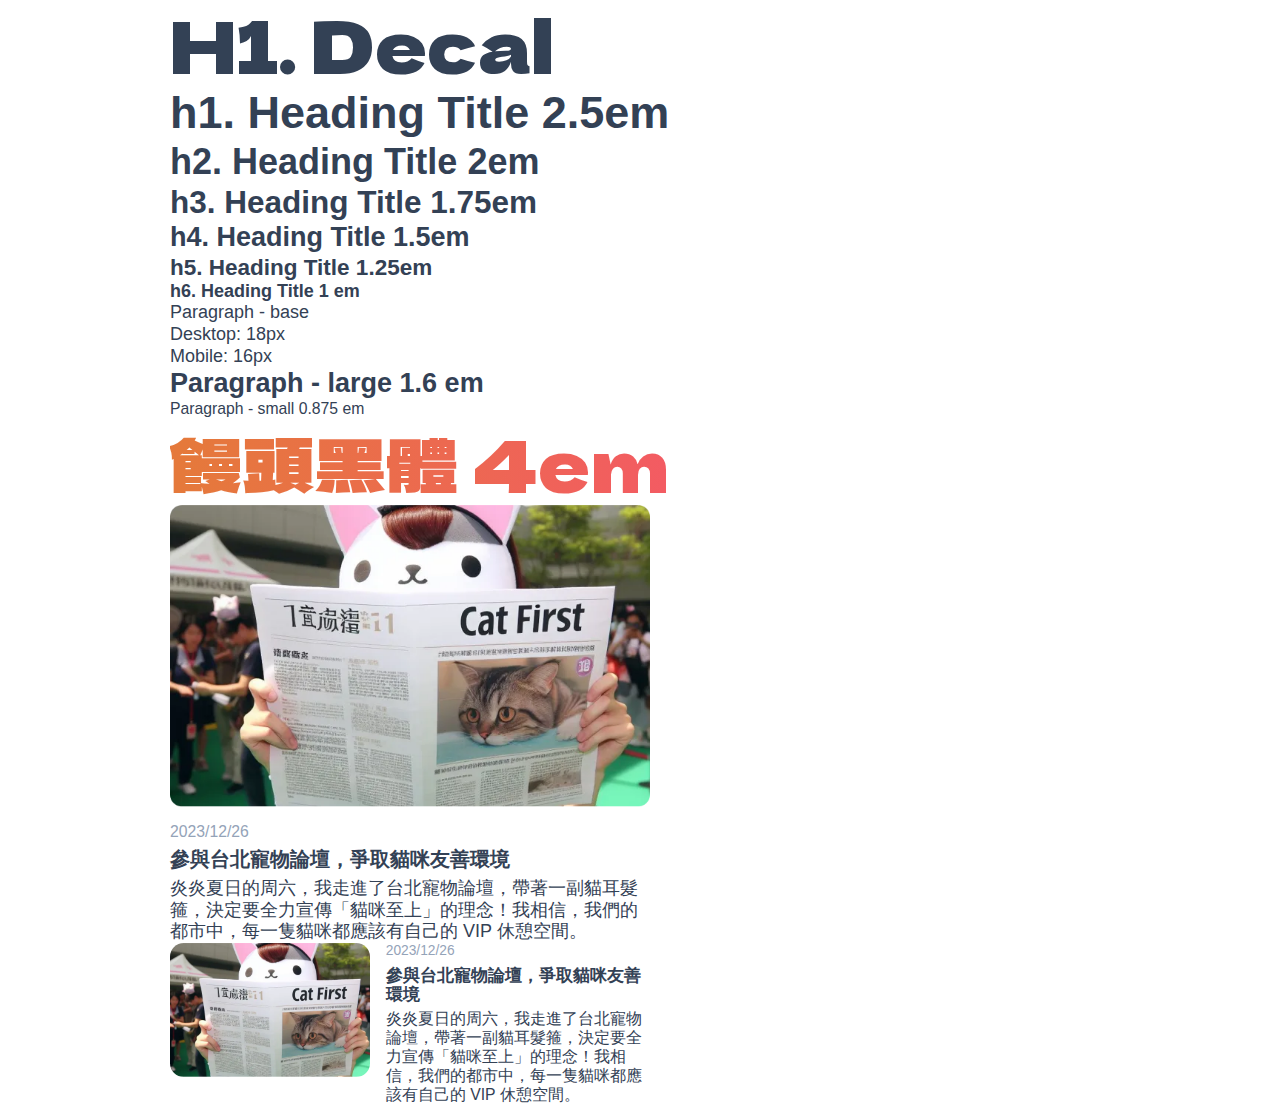
<file: styleguide.html>
<!DOCTYPE html><!--  This site was created in Webflow. https://www.webflow.com  -->
<!--  Last Published: Sun Nov 19 2023 15:36:37 GMT+0000 (Coordinated Universal Time)  -->
<html data-wf-page="654d9f0ff9b1f4760e8cc89a" data-wf-site="654d9c58f443499d9c1c55b9">
<head>
  <meta charset="utf-8">
  <title>StyleGuide</title>
  <meta content="StyleGuide" property="og:title">
  <meta content="StyleGuide" property="twitter:title">
  <meta content="width=device-width, initial-scale=1" name="viewport">
  <meta content="Webflow" name="generator">
  <link href="css/normalize.css" rel="stylesheet" type="text/css">
  <link href="css/webflow.css" rel="stylesheet" type="text/css">
  <link href="css/2023-thef2e-task-1.webflow.css" rel="stylesheet" type="text/css">
  <script type="text/javascript">!function(o,c){var n=c.documentElement,t=" w-mod-";n.className+=t+"js",("ontouchstart"in o||o.DocumentTouch&&c instanceof DocumentTouch)&&(n.className+=t+"touch")}(window,document);</script>
  <link href="images/favicon.ico" rel="shortcut icon" type="image/x-icon">
  <link href="images/webclip.png" rel="apple-touch-icon">
</head>
<body>
  <section>
    <div class="w-layout-blockcontainer w-container">
      <h1 class="decal">H1. Decal </h1>
      <h1>h1. Heading Title 2.5em</h1>
      <h2>h2. Heading Title 2em</h2>
      <h3>h3. Heading Title 1.75em</h3>
      <h4>h4. Heading Title 1.5em</h4>
      <h5>h5. Heading Title 1.25em</h5>
      <h6>h6. Heading Title 1 em</h6>
      <p>Paragraph - base<br>Desktop: 18px<br>Mobile: 16px</p>
      <p class="lg">Paragraph - large 1.6 em</p>
      <p class="sm">Paragraph - small 0.875 em</p>
      <p class="decal gradient--primary">饅頭黑體 4em</p>
      <div class="gradient--primary"></div>
    </div>
  </section>
  <section>
    <div class="w-layout-blockcontainer w-container">
      <div class="event_card"><img src="images/event.webp" loading="lazy" sizes="(max-width: 648px) 100vw, 648px" srcset="images/event-p-500.png 500w, images/event.webp 648w" alt="">
        <div class="event_card_content">
          <p class="event_card_date sm">2023/12/26</p>
          <p class="event_card_title">參與台北寵物論壇，爭取貓咪友善環境</p>
          <p>炎炎夏日的周六，我走進了台北寵物論壇，帶著一副貓耳髮箍，決定要全力宣傳「貓咪至上」的理念！我相信，我們的都市中，每一隻貓咪都應該有自己的 VIP 休憩空間。</p>
        </div>
      </div>
      <div class="event_card sm"><img src="images/event.webp" loading="lazy" sizes="200px" srcset="images/event-p-500.png 500w, images/event.webp 648w" alt="" class="event_card_img sm">
        <div class="event_card_content">
          <p class="event_card_date sm">2023/12/26</p>
          <p class="event_card_title">參與台北寵物論壇，爭取貓咪友善環境</p>
          <p>炎炎夏日的周六，我走進了台北寵物論壇，帶著一副貓耳髮箍，決定要全力宣傳「貓咪至上」的理念！我相信，我們的都市中，每一隻貓咪都應該有自己的 VIP 休憩空間。</p>
        </div>
      </div>
    </div>
  </section>
  <script src="https://d3e54v103j8qbb.cloudfront.net/js/jquery-3.5.1.min.dc5e7f18c8.js?site=654d9c58f443499d9c1c55b9" type="text/javascript" integrity="sha256-9/aliU8dGd2tb6OSsuzixeV4y/faTqgFtohetphbbj0=" crossorigin="anonymous"></script>
  <script src="js/webflow.js" type="text/javascript"></script>
</body>
</html>
</file>
<file: css/webflow.css>
@font-face {
  font-family: 'webflow-icons';
  src: url("[data-uri]") format('truetype');
  font-weight: normal;
  font-style: normal;
}
[class^="w-icon-"],
[class*=" w-icon-"] {
  /* use !important to prevent issues with browser extensions that change fonts */
  font-family: 'webflow-icons' !important;
  speak: none;
  font-style: normal;
  font-weight: normal;
  font-variant: normal;
  text-transform: none;
  line-height: 1;
  /* Better Font Rendering =========== */
  -webkit-font-smoothing: antialiased;
  -moz-osx-font-smoothing: grayscale;
}
.w-icon-slider-right:before {
  content: "\e600";
}
.w-icon-slider-left:before {
  content: "\e601";
}
.w-icon-nav-menu:before {
  content: "\e602";
}
.w-icon-arrow-down:before,
.w-icon-dropdown-toggle:before {
  content: "\e603";
}
.w-icon-file-upload-remove:before {
  content: "\e900";
}
.w-icon-file-upload-icon:before {
  content: "\e903";
}
* {
  -webkit-box-sizing: border-box;
  -moz-box-sizing: border-box;
  box-sizing: border-box;
}
html {
  height: 100%;
}
body {
  margin: 0;
  min-height: 100%;
  background-color: #fff;
  font-family: Arial, sans-serif;
  font-size: 14px;
  line-height: 20px;
  color: #333;
}
img {
  max-width: 100%;
  vertical-align: middle;
  display: inline-block;
}
html.w-mod-touch * {
  background-attachment: scroll !important;
}
.w-block {
  display: block;
}
.w-inline-block {
  max-width: 100%;
  display: inline-block;
}
.w-clearfix:before,
.w-clearfix:after {
  content: " ";
  display: table;
  grid-column-start: 1;
  grid-row-start: 1;
  grid-column-end: 2;
  grid-row-end: 2;
}
.w-clearfix:after {
  clear: both;
}
.w-hidden {
  display: none;
}
.w-button {
  display: inline-block;
  padding: 9px 15px;
  background-color: #3898EC;
  color: white;
  border: 0;
  line-height: inherit;
  text-decoration: none;
  cursor: pointer;
  border-radius: 0;
}
input.w-button {
  -webkit-appearance: button;
}
html[data-w-dynpage] [data-w-cloak] {
  color: transparent !important;
}
.w-webflow-badge,
.w-webflow-badge * {
  position: static;
  left: auto;
  top: auto;
  right: auto;
  bottom: auto;
  z-index: auto;
  display: block;
  visibility: visible;
  overflow: visible;
  overflow-x: visible;
  overflow-y: visible;
  box-sizing: border-box;
  width: auto;
  height: auto;
  max-height: none;
  max-width: none;
  min-height: 0;
  min-width: 0;
  margin: 0;
  padding: 0;
  float: none;
  clear: none;
  border: 0 none transparent;
  border-radius: 0;
  background: none;
  background-image: none;
  background-position: 0% 0%;
  background-size: auto auto;
  background-repeat: repeat;
  background-origin: padding-box;
  background-clip: border-box;
  background-attachment: scroll;
  background-color: transparent;
  box-shadow: none;
  opacity: 1;
  transform: none;
  transition: none;
  direction: ltr;
  font-family: inherit;
  font-weight: inherit;
  color: inherit;
  font-size: inherit;
  line-height: inherit;
  font-style: inherit;
  font-variant: inherit;
  text-align: inherit;
  letter-spacing: inherit;
  text-decoration: inherit;
  text-indent: 0;
  text-transform: inherit;
  list-style-type: disc;
  text-shadow: none;
  font-smoothing: auto;
  vertical-align: baseline;
  cursor: inherit;
  white-space: inherit;
  word-break: normal;
  word-spacing: normal;
  word-wrap: normal;
}
.w-webflow-badge {
  position: fixed !important;
  display: inline-block !important;
  visibility: visible !important;
  z-index: 2147483647 !important;
  top: auto !important;
  right: 12px !important;
  bottom: 12px !important;
  left: auto !important;
  color: #aaadb0 !important;
  background-color: #fff !important;
  border-radius: 3px !important;
  padding: 6px !important;
  font-size: 12px !important;
  opacity: 1 !important;
  line-height: 14px !important;
  text-decoration: none !important;
  transform: none !important;
  margin: 0 !important;
  width: auto !important;
  height: auto !important;
  overflow: visible !important;
  white-space: nowrap;
  box-shadow: 0 0 0 1px rgba(0, 0, 0, 0.1), 0px 1px 3px rgba(0, 0, 0, 0.1);
  cursor: pointer;
}
.w-webflow-badge > img {
  display: inline-block !important;
  visibility: visible !important;
  opacity: 1 !important;
  vertical-align: middle !important;
}
h1,
h2,
h3,
h4,
h5,
h6 {
  font-weight: bold;
  margin-bottom: 10px;
}
h1 {
  font-size: 38px;
  line-height: 44px;
  margin-top: 20px;
}
h2 {
  font-size: 32px;
  line-height: 36px;
  margin-top: 20px;
}
h3 {
  font-size: 24px;
  line-height: 30px;
  margin-top: 20px;
}
h4 {
  font-size: 18px;
  line-height: 24px;
  margin-top: 10px;
}
h5 {
  font-size: 14px;
  line-height: 20px;
  margin-top: 10px;
}
h6 {
  font-size: 12px;
  line-height: 18px;
  margin-top: 10px;
}
p {
  margin-top: 0;
  margin-bottom: 10px;
}
blockquote {
  margin: 0 0 10px 0;
  padding: 10px 20px;
  border-left: 5px solid #E2E2E2;
  font-size: 18px;
  line-height: 22px;
}
figure {
  margin: 0;
  margin-bottom: 10px;
}
figcaption {
  margin-top: 5px;
  text-align: center;
}
ul,
ol {
  margin-top: 0px;
  margin-bottom: 10px;
  padding-left: 40px;
}
.w-list-unstyled {
  padding-left: 0;
  list-style: none;
}
.w-embed:before,
.w-embed:after {
  content: " ";
  display: table;
  grid-column-start: 1;
  grid-row-start: 1;
  grid-column-end: 2;
  grid-row-end: 2;
}
.w-embed:after {
  clear: both;
}
.w-video {
  width: 100%;
  position: relative;
  padding: 0;
}
.w-video iframe,
.w-video object,
.w-video embed {
  position: absolute;
  top: 0;
  left: 0;
  width: 100%;
  height: 100%;
  border: none;
}
fieldset {
  padding: 0;
  margin: 0;
  border: 0;
}
button,
[type='button'],
[type='reset'] {
  border: 0;
  cursor: pointer;
  -webkit-appearance: button;
}
.w-form {
  margin: 0 0 15px;
}
.w-form-done {
  display: none;
  padding: 20px;
  text-align: center;
  background-color: #dddddd;
}
.w-form-fail {
  display: none;
  margin-top: 10px;
  padding: 10px;
  background-color: #ffdede;
}
label {
  display: block;
  margin-bottom: 5px;
  font-weight: bold;
}
.w-input,
.w-select {
  display: block;
  width: 100%;
  height: 38px;
  padding: 8px 12px;
  margin-bottom: 10px;
  font-size: 14px;
  line-height: 1.42857143;
  color: #333333;
  vertical-align: middle;
  background-color: #ffffff;
  border: 1px solid #cccccc;
}
.w-input:-moz-placeholder,
.w-select:-moz-placeholder {
  color: #999;
}
.w-input::-moz-placeholder,
.w-select::-moz-placeholder {
  color: #999;
  opacity: 1;
}
.w-input::-webkit-input-placeholder,
.w-select::-webkit-input-placeholder {
  color: #999;
}
.w-input:focus,
.w-select:focus {
  border-color: #3898EC;
  outline: 0;
}
.w-input[disabled],
.w-select[disabled],
.w-input[readonly],
.w-select[readonly],
fieldset[disabled] .w-input,
fieldset[disabled] .w-select {
  cursor: not-allowed;
}
.w-input[disabled]:not(.w-input-disabled),
.w-select[disabled]:not(.w-input-disabled),
.w-input[readonly],
.w-select[readonly],
fieldset[disabled]:not(.w-input-disabled) .w-input,
fieldset[disabled]:not(.w-input-disabled) .w-select {
  background-color: #eeeeee;
}
textarea.w-input,
textarea.w-select {
  height: auto;
}
.w-select {
  background-color: #f3f3f3;
}
.w-select[multiple] {
  height: auto;
}
.w-form-label {
  display: inline-block;
  cursor: pointer;
  font-weight: normal;
  margin-bottom: 0px;
}
.w-radio {
  display: block;
  margin-bottom: 5px;
  padding-left: 20px;
}
.w-radio:before,
.w-radio:after {
  content: " ";
  display: table;
  grid-column-start: 1;
  grid-row-start: 1;
  grid-column-end: 2;
  grid-row-end: 2;
}
.w-radio:after {
  clear: both;
}
.w-radio-input {
  margin: 4px 0 0;
  line-height: normal;
  float: left;
  margin-left: -20px;
}
.w-radio-input {
  margin-top: 3px;
}
.w-file-upload {
  display: block;
  margin-bottom: 10px;
}
.w-file-upload-input {
  width: 0.1px;
  height: 0.1px;
  opacity: 0;
  overflow: hidden;
  position: absolute;
  z-index: -100;
}
.w-file-upload-default,
.w-file-upload-uploading,
.w-file-upload-success {
  display: inline-block;
  color: #333333;
}
.w-file-upload-error {
  display: block;
  margin-top: 10px;
}
.w-file-upload-default.w-hidden,
.w-file-upload-uploading.w-hidden,
.w-file-upload-error.w-hidden,
.w-file-upload-success.w-hidden {
  display: none;
}
.w-file-upload-uploading-btn {
  display: flex;
  font-size: 14px;
  font-weight: normal;
  cursor: pointer;
  margin: 0;
  padding: 8px 12px;
  border: 1px solid #cccccc;
  background-color: #fafafa;
}
.w-file-upload-file {
  display: flex;
  flex-grow: 1;
  justify-content: space-between;
  margin: 0;
  padding: 8px 9px 8px 11px;
  border: 1px solid #cccccc;
  background-color: #fafafa;
}
.w-file-upload-file-name {
  font-size: 14px;
  font-weight: normal;
  display: block;
}
.w-file-remove-link {
  margin-top: 3px;
  margin-left: 10px;
  width: auto;
  height: auto;
  padding: 3px;
  display: block;
  cursor: pointer;
}
.w-icon-file-upload-remove {
  margin: auto;
  font-size: 10px;
}
.w-file-upload-error-msg {
  display: inline-block;
  color: #ea384c;
  padding: 2px 0;
}
.w-file-upload-info {
  display: inline-block;
  line-height: 38px;
  padding: 0 12px;
}
.w-file-upload-label {
  display: inline-block;
  font-size: 14px;
  font-weight: normal;
  cursor: pointer;
  margin: 0;
  padding: 8px 12px;
  border: 1px solid #cccccc;
  background-color: #fafafa;
}
.w-icon-file-upload-icon,
.w-icon-file-upload-uploading {
  display: inline-block;
  margin-right: 8px;
  width: 20px;
}
.w-icon-file-upload-uploading {
  height: 20px;
}
.w-container {
  margin-left: auto;
  margin-right: auto;
  max-width: 940px;
}
.w-container:before,
.w-container:after {
  content: " ";
  display: table;
  grid-column-start: 1;
  grid-row-start: 1;
  grid-column-end: 2;
  grid-row-end: 2;
}
.w-container:after {
  clear: both;
}
.w-container .w-row {
  margin-left: -10px;
  margin-right: -10px;
}
.w-row:before,
.w-row:after {
  content: " ";
  display: table;
  grid-column-start: 1;
  grid-row-start: 1;
  grid-column-end: 2;
  grid-row-end: 2;
}
.w-row:after {
  clear: both;
}
.w-row .w-row {
  margin-left: 0;
  margin-right: 0;
}
.w-col {
  position: relative;
  float: left;
  width: 100%;
  min-height: 1px;
  padding-left: 10px;
  padding-right: 10px;
}
.w-col .w-col {
  padding-left: 0;
  padding-right: 0;
}
.w-col-1 {
  width: 8.33333333%;
}
.w-col-2 {
  width: 16.66666667%;
}
.w-col-3 {
  width: 25%;
}
.w-col-4 {
  width: 33.33333333%;
}
.w-col-5 {
  width: 41.66666667%;
}
.w-col-6 {
  width: 50%;
}
.w-col-7 {
  width: 58.33333333%;
}
.w-col-8 {
  width: 66.66666667%;
}
.w-col-9 {
  width: 75%;
}
.w-col-10 {
  width: 83.33333333%;
}
.w-col-11 {
  width: 91.66666667%;
}
.w-col-12 {
  width: 100%;
}
.w-hidden-main {
  display: none !important;
}
@media screen and (max-width: 991px) {
  .w-container {
    max-width: 728px;
  }
  .w-hidden-main {
    display: inherit !important;
  }
  .w-hidden-medium {
    display: none !important;
  }
  .w-col-medium-1 {
    width: 8.33333333%;
  }
  .w-col-medium-2 {
    width: 16.66666667%;
  }
  .w-col-medium-3 {
    width: 25%;
  }
  .w-col-medium-4 {
    width: 33.33333333%;
  }
  .w-col-medium-5 {
    width: 41.66666667%;
  }
  .w-col-medium-6 {
    width: 50%;
  }
  .w-col-medium-7 {
    width: 58.33333333%;
  }
  .w-col-medium-8 {
    width: 66.66666667%;
  }
  .w-col-medium-9 {
    width: 75%;
  }
  .w-col-medium-10 {
    width: 83.33333333%;
  }
  .w-col-medium-11 {
    width: 91.66666667%;
  }
  .w-col-medium-12 {
    width: 100%;
  }
  .w-col-stack {
    width: 100%;
    left: auto;
    right: auto;
  }
}
@media screen and (max-width: 767px) {
  .w-hidden-main {
    display: inherit !important;
  }
  .w-hidden-medium {
    display: inherit !important;
  }
  .w-hidden-small {
    display: none !important;
  }
  .w-row,
  .w-container .w-row {
    margin-left: 0;
    margin-right: 0;
  }
  .w-col {
    width: 100%;
    left: auto;
    right: auto;
  }
  .w-col-small-1 {
    width: 8.33333333%;
  }
  .w-col-small-2 {
    width: 16.66666667%;
  }
  .w-col-small-3 {
    width: 25%;
  }
  .w-col-small-4 {
    width: 33.33333333%;
  }
  .w-col-small-5 {
    width: 41.66666667%;
  }
  .w-col-small-6 {
    width: 50%;
  }
  .w-col-small-7 {
    width: 58.33333333%;
  }
  .w-col-small-8 {
    width: 66.66666667%;
  }
  .w-col-small-9 {
    width: 75%;
  }
  .w-col-small-10 {
    width: 83.33333333%;
  }
  .w-col-small-11 {
    width: 91.66666667%;
  }
  .w-col-small-12 {
    width: 100%;
  }
}
@media screen and (max-width: 479px) {
  .w-container {
    max-width: none;
  }
  .w-hidden-main {
    display: inherit !important;
  }
  .w-hidden-medium {
    display: inherit !important;
  }
  .w-hidden-small {
    display: inherit !important;
  }
  .w-hidden-tiny {
    display: none !important;
  }
  .w-col {
    width: 100%;
  }
  .w-col-tiny-1 {
    width: 8.33333333%;
  }
  .w-col-tiny-2 {
    width: 16.66666667%;
  }
  .w-col-tiny-3 {
    width: 25%;
  }
  .w-col-tiny-4 {
    width: 33.33333333%;
  }
  .w-col-tiny-5 {
    width: 41.66666667%;
  }
  .w-col-tiny-6 {
    width: 50%;
  }
  .w-col-tiny-7 {
    width: 58.33333333%;
  }
  .w-col-tiny-8 {
    width: 66.66666667%;
  }
  .w-col-tiny-9 {
    width: 75%;
  }
  .w-col-tiny-10 {
    width: 83.33333333%;
  }
  .w-col-tiny-11 {
    width: 91.66666667%;
  }
  .w-col-tiny-12 {
    width: 100%;
  }
}
.w-widget {
  position: relative;
}
.w-widget-map {
  width: 100%;
  height: 400px;
}
.w-widget-map label {
  width: auto;
  display: inline;
}
.w-widget-map img {
  max-width: inherit;
}
.w-widget-map .gm-style-iw {
  text-align: center;
}
.w-widget-map .gm-style-iw > button {
  display: none !important;
}
.w-widget-twitter {
  overflow: hidden;
}
.w-widget-twitter-count-shim {
  display: inline-block;
  vertical-align: top;
  position: relative;
  width: 28px;
  height: 20px;
  text-align: center;
  background: white;
  border: #758696 solid 1px;
  border-radius: 3px;
}
.w-widget-twitter-count-shim * {
  pointer-events: none;
  -webkit-user-select: none;
  -moz-user-select: none;
  -ms-user-select: none;
  user-select: none;
}
.w-widget-twitter-count-shim .w-widget-twitter-count-inner {
  position: relative;
  font-size: 15px;
  line-height: 12px;
  text-align: center;
  color: #999;
  font-family: serif;
}
.w-widget-twitter-count-shim .w-widget-twitter-count-clear {
  position: relative;
  display: block;
}
.w-widget-twitter-count-shim.w--large {
  width: 36px;
  height: 28px;
}
.w-widget-twitter-count-shim.w--large .w-widget-twitter-count-inner {
  font-size: 18px;
  line-height: 18px;
}
.w-widget-twitter-count-shim:not(.w--vertical) {
  margin-left: 5px;
  margin-right: 8px;
}
.w-widget-twitter-count-shim:not(.w--vertical).w--large {
  margin-left: 6px;
}
.w-widget-twitter-count-shim:not(.w--vertical):before,
.w-widget-twitter-count-shim:not(.w--vertical):after {
  top: 50%;
  left: 0;
  border: solid transparent;
  content: ' ';
  height: 0;
  width: 0;
  position: absolute;
  pointer-events: none;
}
.w-widget-twitter-count-shim:not(.w--vertical):before {
  border-color: rgba(117, 134, 150, 0);
  border-right-color: #5d6c7b;
  border-width: 4px;
  margin-left: -9px;
  margin-top: -4px;
}
.w-widget-twitter-count-shim:not(.w--vertical).w--large:before {
  border-width: 5px;
  margin-left: -10px;
  margin-top: -5px;
}
.w-widget-twitter-count-shim:not(.w--vertical):after {
  border-color: rgba(255, 255, 255, 0);
  border-right-color: white;
  border-width: 4px;
  margin-left: -8px;
  margin-top: -4px;
}
.w-widget-twitter-count-shim:not(.w--vertical).w--large:after {
  border-width: 5px;
  margin-left: -9px;
  margin-top: -5px;
}
.w-widget-twitter-count-shim.w--vertical {
  width: 61px;
  height: 33px;
  margin-bottom: 8px;
}
.w-widget-twitter-count-shim.w--vertical:before,
.w-widget-twitter-count-shim.w--vertical:after {
  top: 100%;
  left: 50%;
  border: solid transparent;
  content: ' ';
  height: 0;
  width: 0;
  position: absolute;
  pointer-events: none;
}
.w-widget-twitter-count-shim.w--vertical:before {
  border-color: rgba(117, 134, 150, 0);
  border-top-color: #5d6c7b;
  border-width: 5px;
  margin-left: -5px;
}
.w-widget-twitter-count-shim.w--vertical:after {
  border-color: rgba(255, 255, 255, 0);
  border-top-color: white;
  border-width: 4px;
  margin-left: -4px;
}
.w-widget-twitter-count-shim.w--vertical .w-widget-twitter-count-inner {
  font-size: 18px;
  line-height: 22px;
}
.w-widget-twitter-count-shim.w--vertical.w--large {
  width: 76px;
}
.w-background-video {
  position: relative;
  overflow: hidden;
  height: 500px;
  color: white;
}
.w-background-video > video {
  background-size: cover;
  background-position: 50% 50%;
  position: absolute;
  margin: auto;
  width: 100%;
  height: 100%;
  right: -100%;
  bottom: -100%;
  top: -100%;
  left: -100%;
  object-fit: cover;
  z-index: -100;
}
.w-background-video > video::-webkit-media-controls-start-playback-button {
  display: none !important;
  -webkit-appearance: none;
}
.w-background-video--control {
  position: absolute;
  bottom: 1em;
  right: 1em;
  background-color: transparent;
  padding: 0;
}
.w-background-video--control > [hidden] {
  display: none !important;
}
.w-slider {
  position: relative;
  height: 300px;
  text-align: center;
  background: #dddddd;
  clear: both;
  -webkit-tap-highlight-color: rgba(0, 0, 0, 0);
  tap-highlight-color: rgba(0, 0, 0, 0);
}
.w-slider-mask {
  position: relative;
  display: block;
  overflow: hidden;
  z-index: 1;
  left: 0;
  right: 0;
  height: 100%;
  white-space: nowrap;
}
.w-slide {
  position: relative;
  display: inline-block;
  vertical-align: top;
  width: 100%;
  height: 100%;
  white-space: normal;
  text-align: left;
}
.w-slider-nav {
  position: absolute;
  z-index: 2;
  top: auto;
  right: 0;
  bottom: 0;
  left: 0;
  margin: auto;
  padding-top: 10px;
  height: 40px;
  text-align: center;
  -webkit-tap-highlight-color: rgba(0, 0, 0, 0);
  tap-highlight-color: rgba(0, 0, 0, 0);
}
.w-slider-nav.w-round > div {
  border-radius: 100%;
}
.w-slider-nav.w-num > div {
  width: auto;
  height: auto;
  padding: 0.2em 0.5em;
  font-size: inherit;
  line-height: inherit;
}
.w-slider-nav.w-shadow > div {
  box-shadow: 0 0 3px rgba(51, 51, 51, 0.4);
}
.w-slider-nav-invert {
  color: #fff;
}
.w-slider-nav-invert > div {
  background-color: rgba(34, 34, 34, 0.4);
}
.w-slider-nav-invert > div.w-active {
  background-color: #222;
}
.w-slider-dot {
  position: relative;
  display: inline-block;
  width: 1em;
  height: 1em;
  background-color: rgba(255, 255, 255, 0.4);
  cursor: pointer;
  margin: 0 3px 0.5em;
  transition: background-color 100ms, color 100ms;
}
.w-slider-dot.w-active {
  background-color: #fff;
}
.w-slider-dot:focus {
  outline: none;
  box-shadow: 0px 0px 0px 2px #fff;
}
.w-slider-dot:focus.w-active {
  box-shadow: none;
}
.w-slider-arrow-left,
.w-slider-arrow-right {
  position: absolute;
  width: 80px;
  top: 0;
  right: 0;
  bottom: 0;
  left: 0;
  margin: auto;
  cursor: pointer;
  overflow: hidden;
  color: white;
  font-size: 40px;
  -webkit-tap-highlight-color: rgba(0, 0, 0, 0);
  tap-highlight-color: rgba(0, 0, 0, 0);
  -webkit-user-select: none;
  -moz-user-select: none;
  -ms-user-select: none;
  user-select: none;
}
.w-slider-arrow-left [class^='w-icon-'],
.w-slider-arrow-right [class^='w-icon-'],
.w-slider-arrow-left [class*=' w-icon-'],
.w-slider-arrow-right [class*=' w-icon-'] {
  position: absolute;
}
.w-slider-arrow-left:focus,
.w-slider-arrow-right:focus {
  outline: 0;
}
.w-slider-arrow-left {
  z-index: 3;
  right: auto;
}
.w-slider-arrow-right {
  z-index: 4;
  left: auto;
}
.w-icon-slider-left,
.w-icon-slider-right {
  top: 0;
  right: 0;
  bottom: 0;
  left: 0;
  margin: auto;
  width: 1em;
  height: 1em;
}
.w-slider-aria-label {
  border: 0;
  clip: rect(0 0 0 0);
  height: 1px;
  margin: -1px;
  overflow: hidden;
  padding: 0;
  position: absolute;
  width: 1px;
}
.w-slider-force-show {
  display: block !important;
}
.w-dropdown {
  display: inline-block;
  position: relative;
  text-align: left;
  margin-left: auto;
  margin-right: auto;
  z-index: 900;
}
.w-dropdown-btn,
.w-dropdown-toggle,
.w-dropdown-link {
  position: relative;
  vertical-align: top;
  text-decoration: none;
  color: #222222;
  padding: 20px;
  text-align: left;
  margin-left: auto;
  margin-right: auto;
  white-space: nowrap;
}
.w-dropdown-toggle {
  -webkit-user-select: none;
  -moz-user-select: none;
  -ms-user-select: none;
  user-select: none;
  display: inline-block;
  cursor: pointer;
  padding-right: 40px;
}
.w-dropdown-toggle:focus {
  outline: 0;
}
.w-icon-dropdown-toggle {
  position: absolute;
  top: 0;
  right: 0;
  bottom: 0;
  margin: auto;
  margin-right: 20px;
  width: 1em;
  height: 1em;
}
.w-dropdown-list {
  position: absolute;
  background: #dddddd;
  display: none;
  min-width: 100%;
}
.w-dropdown-list.w--open {
  display: block;
}
.w-dropdown-link {
  padding: 10px 20px;
  display: block;
  color: #222222;
}
.w-dropdown-link.w--current {
  color: #0082f3;
}
.w-dropdown-link:focus {
  outline: 0;
}
@media screen and (max-width: 767px) {
  .w-nav-brand {
    padding-left: 10px;
  }
}
/**
 * ## Note
 * Safari (on both iOS and OS X) does not handle viewport units (vh, vw) well.
 * For example percentage units do not work on descendants of elements that
 * have any dimensions expressed in viewport units. It also doesn’t handle them at
 * all in `calc()`.
 */
/**
 * Wrapper around all lightbox elements
 *
 * 1. Since the lightbox can receive focus, IE also gives it an outline.
 * 2. Fixes flickering on Chrome when a transition is in progress
 *    underneath the lightbox.
 */
.w-lightbox-backdrop {
  cursor: auto;
  font-style: normal;
  letter-spacing: normal;
  list-style: disc;
  text-indent: 0;
  text-shadow: none;
  text-transform: none;
  visibility: visible;
  white-space: normal;
  word-break: normal;
  word-spacing: normal;
  word-wrap: normal;
  position: fixed;
  top: 0;
  right: 0;
  bottom: 0;
  left: 0;
  color: #fff;
  font-family: "Helvetica Neue", Helvetica, Ubuntu, "Segoe UI", Verdana, sans-serif;
  font-size: 17px;
  line-height: 1.2;
  font-weight: 300;
  text-align: center;
  background: rgba(0, 0, 0, 0.9);
  z-index: 2000;
  outline: 0;
  /* 1 */
  opacity: 0;
  -webkit-user-select: none;
  -moz-user-select: none;
  -webkit-tap-highlight-color: transparent;
  -webkit-transform: translate(0, 0);
  /* 2 */
}
/**
 * Neat trick to bind the rubberband effect to our canvas instead of the whole
 * document on iOS. It also prevents a bug that causes the document underneath to scroll.
 */
.w-lightbox-backdrop,
.w-lightbox-container {
  height: 100%;
  overflow: auto;
  -webkit-overflow-scrolling: touch;
}
.w-lightbox-content {
  position: relative;
  height: 100vh;
  overflow: hidden;
}
.w-lightbox-view {
  position: absolute;
  width: 100vw;
  height: 100vh;
  opacity: 0;
}
.w-lightbox-view:before {
  content: "";
  height: 100vh;
}
/* .w-lightbox-content */
.w-lightbox-group,
.w-lightbox-group .w-lightbox-view,
.w-lightbox-group .w-lightbox-view:before {
  height: 86vh;
}
.w-lightbox-frame,
.w-lightbox-view:before {
  display: inline-block;
  vertical-align: middle;
}
/*
 * 1. Remove default margin set by user-agent on the <figure> element.
 */
.w-lightbox-figure {
  position: relative;
  margin: 0;
  /* 1 */
}
.w-lightbox-group .w-lightbox-figure {
  cursor: pointer;
}
/**
 * IE adds image dimensions as width and height attributes on the IMG tag,
 * but we need both width and height to be set to auto to enable scaling.
 */
.w-lightbox-img {
  width: auto;
  height: auto;
  max-width: none;
}
/**
 * 1. Reset if style is set by user on "All Images"
 */
.w-lightbox-image {
  display: block;
  float: none;
  /* 1 */
  max-width: 100vw;
  max-height: 100vh;
}
.w-lightbox-group .w-lightbox-image {
  max-height: 86vh;
}
.w-lightbox-caption {
  position: absolute;
  right: 0;
  bottom: 0;
  left: 0;
  padding: 0.5em 1em;
  background: rgba(0, 0, 0, 0.4);
  text-align: left;
  text-overflow: ellipsis;
  white-space: nowrap;
  overflow: hidden;
}
.w-lightbox-embed {
  position: absolute;
  top: 0;
  right: 0;
  bottom: 0;
  left: 0;
  width: 100%;
  height: 100%;
}
.w-lightbox-control {
  position: absolute;
  top: 0;
  width: 4em;
  background-size: 24px;
  background-repeat: no-repeat;
  background-position: center;
  cursor: pointer;
  -webkit-transition: all 0.3s;
  transition: all 0.3s;
}
.w-lightbox-left {
  display: none;
  bottom: 0;
  left: 0;
  /* <svg xmlns="http://www.w3.org/2000/svg" viewBox="-20 0 24 40" width="24" height="40"><g transform="rotate(45)"><path d="m0 0h5v23h23v5h-28z" opacity=".4"/><path d="m1 1h3v23h23v3h-26z" fill="#fff"/></g></svg> */
  background-image: url("[data-uri]");
}
.w-lightbox-right {
  display: none;
  right: 0;
  bottom: 0;
  /* <svg xmlns="http://www.w3.org/2000/svg" viewBox="-4 0 24 40" width="24" height="40"><g transform="rotate(45)"><path d="m0-0h28v28h-5v-23h-23z" opacity=".4"/><path d="m1 1h26v26h-3v-23h-23z" fill="#fff"/></g></svg> */
  background-image: url("[data-uri]");
}
/*
 * Without specifying the with and height inside the SVG, all versions of IE render the icon too small.
 * The bug does not seem to manifest itself if the elements are tall enough such as the above arrows.
 * (http://stackoverflow.com/questions/16092114/background-size-differs-in-internet-explorer)
 */
.w-lightbox-close {
  right: 0;
  height: 2.6em;
  /* <svg xmlns="http://www.w3.org/2000/svg" viewBox="-4 0 18 17" width="18" height="17"><g transform="rotate(45)"><path d="m0 0h7v-7h5v7h7v5h-7v7h-5v-7h-7z" opacity=".4"/><path d="m1 1h7v-7h3v7h7v3h-7v7h-3v-7h-7z" fill="#fff"/></g></svg> */
  background-image: url("[data-uri]");
  background-size: 18px;
}
/**
 * 1. All IE versions add extra space at the bottom without this.
 */
.w-lightbox-strip {
  position: absolute;
  bottom: 0;
  left: 0;
  right: 0;
  padding: 0 1vh;
  line-height: 0;
  /* 1 */
  white-space: nowrap;
  overflow-x: auto;
  overflow-y: hidden;
}
/*
 * 1. We use content-box to avoid having to do `width: calc(10vh + 2vw)`
 *    which doesn’t work in Safari anyway.
 * 2. Chrome renders images pixelated when switching to GPU. Making sure
 *    the parent is also rendered on the GPU (by setting translate3d for
 *    example) fixes this behavior.
 */
.w-lightbox-item {
  display: inline-block;
  width: 10vh;
  padding: 2vh 1vh;
  box-sizing: content-box;
  /* 1 */
  cursor: pointer;
  -webkit-transform: translate3d(0, 0, 0);
  /* 2 */
}
.w-lightbox-active {
  opacity: 0.3;
}
.w-lightbox-thumbnail {
  position: relative;
  height: 10vh;
  background: #222;
  overflow: hidden;
}
.w-lightbox-thumbnail-image {
  position: absolute;
  top: 0;
  left: 0;
}
.w-lightbox-thumbnail .w-lightbox-tall {
  top: 50%;
  width: 100%;
  -webkit-transform: translate(0, -50%);
  transform: translate(0, -50%);
}
.w-lightbox-thumbnail .w-lightbox-wide {
  left: 50%;
  height: 100%;
  -webkit-transform: translate(-50%, 0);
  transform: translate(-50%, 0);
}
/*
 * Spinner
 *
 * Absolute pixel values are used to avoid rounding errors that would cause
 * the white spinning element to be misaligned with the track.
 */
.w-lightbox-spinner {
  position: absolute;
  top: 50%;
  left: 50%;
  box-sizing: border-box;
  width: 40px;
  height: 40px;
  margin-top: -20px;
  margin-left: -20px;
  border: 5px solid rgba(0, 0, 0, 0.4);
  border-radius: 50%;
  -webkit-animation: spin 0.8s infinite linear;
  animation: spin 0.8s infinite linear;
}
.w-lightbox-spinner:after {
  content: "";
  position: absolute;
  top: -4px;
  right: -4px;
  bottom: -4px;
  left: -4px;
  border: 3px solid transparent;
  border-bottom-color: #fff;
  border-radius: 50%;
}
/*
 * Utility classes
 */
.w-lightbox-hide {
  display: none;
}
.w-lightbox-noscroll {
  overflow: hidden;
}
@media (min-width: 768px) {
  .w-lightbox-content {
    height: 96vh;
    margin-top: 2vh;
  }
  .w-lightbox-view,
  .w-lightbox-view:before {
    height: 96vh;
  }
  /* .w-lightbox-content */
  .w-lightbox-group,
  .w-lightbox-group .w-lightbox-view,
  .w-lightbox-group .w-lightbox-view:before {
    height: 84vh;
  }
  .w-lightbox-image {
    max-width: 96vw;
    max-height: 96vh;
  }
  .w-lightbox-group .w-lightbox-image {
    max-width: 82.3vw;
    max-height: 84vh;
  }
  .w-lightbox-left,
  .w-lightbox-right {
    display: block;
    opacity: 0.5;
  }
  .w-lightbox-close {
    opacity: 0.8;
  }
  .w-lightbox-control:hover {
    opacity: 1;
  }
}
.w-lightbox-inactive,
.w-lightbox-inactive:hover {
  opacity: 0;
}
.w-richtext:before,
.w-richtext:after {
  content: " ";
  display: table;
  grid-column-start: 1;
  grid-row-start: 1;
  grid-column-end: 2;
  grid-row-end: 2;
}
.w-richtext:after {
  clear: both;
}
.w-richtext[contenteditable="true"]:before,
.w-richtext[contenteditable="true"]:after {
  white-space: initial;
}
.w-richtext ol,
.w-richtext ul {
  overflow: hidden;
}
.w-richtext .w-richtext-figure-selected.w-richtext-figure-type-video div:after,
.w-richtext .w-richtext-figure-selected[data-rt-type="video"] div:after {
  outline: 2px solid #2895f7;
}
.w-richtext .w-richtext-figure-selected.w-richtext-figure-type-image div,
.w-richtext .w-richtext-figure-selected[data-rt-type="image"] div {
  outline: 2px solid #2895f7;
}
.w-richtext figure.w-richtext-figure-type-video > div:after,
.w-richtext figure[data-rt-type="video"] > div:after {
  content: '';
  position: absolute;
  display: none;
  left: 0;
  top: 0;
  right: 0;
  bottom: 0;
}
.w-richtext figure {
  position: relative;
  max-width: 60%;
}
.w-richtext figure > div:before {
  cursor: default!important;
}
.w-richtext figure img {
  width: 100%;
}
.w-richtext figure figcaption.w-richtext-figcaption-placeholder {
  opacity: 0.6;
}
.w-richtext figure div {
  /* fix incorrectly sized selection border in the data manager */
  font-size: 0px;
  color: transparent;
}
.w-richtext figure.w-richtext-figure-type-image,
.w-richtext figure[data-rt-type="image"] {
  display: table;
}
.w-richtext figure.w-richtext-figure-type-image > div,
.w-richtext figure[data-rt-type="image"] > div {
  display: inline-block;
}
.w-richtext figure.w-richtext-figure-type-image > figcaption,
.w-richtext figure[data-rt-type="image"] > figcaption {
  display: table-caption;
  caption-side: bottom;
}
.w-richtext figure.w-richtext-figure-type-video,
.w-richtext figure[data-rt-type="video"] {
  width: 60%;
  height: 0;
}
.w-richtext figure.w-richtext-figure-type-video iframe,
.w-richtext figure[data-rt-type="video"] iframe {
  position: absolute;
  top: 0;
  left: 0;
  width: 100%;
  height: 100%;
}
.w-richtext figure.w-richtext-figure-type-video > div,
.w-richtext figure[data-rt-type="video"] > div {
  width: 100%;
}
.w-richtext figure.w-richtext-align-center {
  margin-right: auto;
  margin-left: auto;
  clear: both;
}
.w-richtext figure.w-richtext-align-center.w-richtext-figure-type-image > div,
.w-richtext figure.w-richtext-align-center[data-rt-type="image"] > div {
  max-width: 100%;
}
.w-richtext figure.w-richtext-align-normal {
  clear: both;
}
.w-richtext figure.w-richtext-align-fullwidth {
  width: 100%;
  max-width: 100%;
  text-align: center;
  clear: both;
  display: block;
  margin-right: auto;
  margin-left: auto;
}
.w-richtext figure.w-richtext-align-fullwidth > div {
  display: inline-block;
  /* padding-bottom is used for aspect ratios in video figures
      we want the div to inherit that so hover/selection borders in the designer-canvas
      fit right*/
  padding-bottom: inherit;
}
.w-richtext figure.w-richtext-align-fullwidth > figcaption {
  display: block;
}
.w-richtext figure.w-richtext-align-floatleft {
  float: left;
  margin-right: 15px;
  clear: none;
}
.w-richtext figure.w-richtext-align-floatright {
  float: right;
  margin-left: 15px;
  clear: none;
}
.w-nav {
  position: relative;
  background: #dddddd;
  z-index: 1000;
}
.w-nav:before,
.w-nav:after {
  content: " ";
  display: table;
  grid-column-start: 1;
  grid-row-start: 1;
  grid-column-end: 2;
  grid-row-end: 2;
}
.w-nav:after {
  clear: both;
}
.w-nav-brand {
  position: relative;
  float: left;
  text-decoration: none;
  color: #333333;
}
.w-nav-link {
  position: relative;
  display: inline-block;
  vertical-align: top;
  text-decoration: none;
  color: #222222;
  padding: 20px;
  text-align: left;
  margin-left: auto;
  margin-right: auto;
}
.w-nav-link.w--current {
  color: #0082f3;
}
.w-nav-menu {
  position: relative;
  float: right;
}
[data-nav-menu-open] {
  display: block !important;
  position: absolute;
  top: 100%;
  left: 0;
  right: 0;
  background: #C8C8C8;
  text-align: center;
  overflow: visible;
  min-width: 200px;
}
.w--nav-link-open {
  display: block;
  position: relative;
}
.w-nav-overlay {
  position: absolute;
  overflow: hidden;
  display: none;
  top: 100%;
  left: 0;
  right: 0;
  width: 100%;
}
.w-nav-overlay [data-nav-menu-open] {
  top: 0;
}
.w-nav[data-animation="over-left"] .w-nav-overlay {
  width: auto;
}
.w-nav[data-animation="over-left"] .w-nav-overlay,
.w-nav[data-animation="over-left"] [data-nav-menu-open] {
  right: auto;
  z-index: 1;
  top: 0;
}
.w-nav[data-animation="over-right"] .w-nav-overlay {
  width: auto;
}
.w-nav[data-animation="over-right"] .w-nav-overlay,
.w-nav[data-animation="over-right"] [data-nav-menu-open] {
  left: auto;
  z-index: 1;
  top: 0;
}
.w-nav-button {
  position: relative;
  float: right;
  padding: 18px;
  font-size: 24px;
  display: none;
  cursor: pointer;
  -webkit-tap-highlight-color: rgba(0, 0, 0, 0);
  tap-highlight-color: rgba(0, 0, 0, 0);
  -webkit-user-select: none;
  -moz-user-select: none;
  -ms-user-select: none;
  user-select: none;
}
.w-nav-button:focus {
  outline: 0;
}
.w-nav-button.w--open {
  background-color: #C8C8C8;
  color: white;
}
.w-nav[data-collapse="all"] .w-nav-menu {
  display: none;
}
.w-nav[data-collapse="all"] .w-nav-button {
  display: block;
}
.w--nav-dropdown-open {
  display: block;
}
.w--nav-dropdown-toggle-open {
  display: block;
}
.w--nav-dropdown-list-open {
  position: static;
}
@media screen and (max-width: 991px) {
  .w-nav[data-collapse="medium"] .w-nav-menu {
    display: none;
  }
  .w-nav[data-collapse="medium"] .w-nav-button {
    display: block;
  }
}
@media screen and (max-width: 767px) {
  .w-nav[data-collapse="small"] .w-nav-menu {
    display: none;
  }
  .w-nav[data-collapse="small"] .w-nav-button {
    display: block;
  }
  .w-nav-brand {
    padding-left: 10px;
  }
}
@media screen and (max-width: 479px) {
  .w-nav[data-collapse="tiny"] .w-nav-menu {
    display: none;
  }
  .w-nav[data-collapse="tiny"] .w-nav-button {
    display: block;
  }
}
.w-tabs {
  position: relative;
}
.w-tabs:before,
.w-tabs:after {
  content: " ";
  display: table;
  grid-column-start: 1;
  grid-row-start: 1;
  grid-column-end: 2;
  grid-row-end: 2;
}
.w-tabs:after {
  clear: both;
}
.w-tab-menu {
  position: relative;
}
.w-tab-link {
  position: relative;
  display: inline-block;
  vertical-align: top;
  text-decoration: none;
  padding: 9px 30px;
  text-align: left;
  cursor: pointer;
  color: #222222;
  background-color: #dddddd;
}
.w-tab-link.w--current {
  background-color: #C8C8C8;
}
.w-tab-link:focus {
  outline: 0;
}
.w-tab-content {
  position: relative;
  display: block;
  overflow: hidden;
}
.w-tab-pane {
  position: relative;
  display: none;
}
.w--tab-active {
  display: block;
}
@media screen and (max-width: 479px) {
  .w-tab-link {
    display: block;
  }
}
.w-ix-emptyfix:after {
  content: "";
}
@keyframes spin {
  0% {
    transform: rotate(0deg);
  }
  100% {
    transform: rotate(360deg);
  }
}
.w-dyn-empty {
  padding: 10px;
  background-color: #dddddd;
}
.w-dyn-hide {
  display: none !important;
}
.w-dyn-bind-empty {
  display: none !important;
}
.w-condition-invisible {
  display: none !important;
}
.wf-layout-layout {
  display: grid;
}
</file>
<file: css/2023-thef2e-task-1.webflow.css>
:root {
  --text-primary: #334155;
  --gradient-from: #e5793b;
  --gradient-to: #ff4185;
  --theme-white: #fdfcfb;
  --theme-primary: #da7d4a;
  --theme-light: #f7ece1;
  --text-secondary: #94a3b8;
  --slate-100: #f1f5f9;
  --slate-200: #e2e8f0;
  --slate-500: #64748b;
  --slate-50: #f8fafc;
  --slate-300: #cbd5e1;
  --slate-400: #94a3b8;
  --slate-600: #475569;
  --slate-700: #334155;
  --slate-800: #1e293b;
  --slate-900: #0f172a;
  --font-desk: 18px;
  --font-mob: 16px;
}

/* Chrome, Safari, Edge, Opera */
input::-webkit-outer-spin-button,
input::-webkit-inner-spin-button {
  -webkit-appearance: none;
  margin: 0;
}
/* Firefox */
input[type=number] {
  -moz-appearance: textfield;
}

.w-layout-vflex {
  flex-direction: column;
  align-items: flex-start;
  display: flex;
}

.w-layout-hflex {
  flex-direction: row;
  align-items: flex-start;
  display: flex;
}

.w-form-formradioinput--inputType-custom {
  width: 12px;
  height: 12px;
  border: 1px solid #ccc;
  border-radius: 50%;
}

.w-form-formradioinput--inputType-custom.w--redirected-focus {
  box-shadow: 0 0 3px 1px #3898ec;
}

.w-form-formradioinput--inputType-custom.w--redirected-checked {
  border-width: 4px;
  border-color: #3898ec;
}

.w-layout-blockcontainer {
  max-width: 940px;
  margin-left: auto;
  margin-right: auto;
  display: block;
}

@media screen and (max-width: 991px) {
  .w-layout-blockcontainer {
    max-width: 728px;
  }
}

@media screen and (max-width: 767px) {
  .w-layout-blockcontainer {
    max-width: none;
  }
}

body {
  color: var(--text-primary);
  font-family: Inter Variablefont Slnt Wght, sans-serif;
  font-size: 18px;
  line-height: 1.2em;
}

h1 {
  margin-top: 0;
  margin-bottom: 0;
  font-size: 2.5em;
  font-weight: 700;
  line-height: 1.2em;
}

h2 {
  margin-top: 0;
  margin-bottom: 0;
  font-size: 2em;
  font-weight: 700;
  line-height: 1.2em;
}

h3 {
  margin-top: 0;
  margin-bottom: 0;
  font-size: 1.75em;
  font-weight: 700;
  line-height: 1.2em;
}

h4 {
  margin-top: 0;
  margin-bottom: 0;
  font-size: 1.5em;
  font-weight: 700;
  line-height: 1.2em;
}

h5 {
  margin-top: 0;
  margin-bottom: 0;
  font-size: 1.25em;
  font-weight: 700;
  line-height: 1.2em;
}

h6 {
  margin-top: 0;
  margin-bottom: 0;
  font-size: 1em;
  font-weight: 700;
  line-height: 1.2em;
}

p {
  margin-bottom: 0;
}

a {
  color: var(--text-primary);
  text-decoration: none;
}

label {
  margin-bottom: 0;
  font-weight: 700;
  display: block;
}

.sm {
  font-size: .875em;
  line-height: 1.2em;
}

.sm.btn_text {
  word-break: keep-all;
  font-weight: 700;
}

.decal {
  font-family: Mantousans, sans-serif;
  font-size: 4em;
  font-weight: 400;
  line-height: 1.2em;
}

.decal.gradient--primary {
  -webkit-text-fill-color: transparent;
  -webkit-background-clip: text;
  background-clip: text;
}

.gradient--primary {
  background-image: linear-gradient(to right, var(--gradient-from) 1.54%, var(--gradient-to) 97.86%);
}

.hero_h1 {
  background-image: linear-gradient(to right, var(--gradient-from), var(--gradient-to));
  -webkit-text-fill-color: transparent;
  -webkit-background-clip: text;
  background-clip: text;
}

.hero_h1.decal {
  grid-column-gap: .5em;
  line-height: 1.1em;
  display: flex;
}

.hero_content {
  grid-row-gap: 1.5em;
  flex-direction: column;
  justify-content: center;
  align-items: center;
  padding-top: 1em;
  padding-bottom: 1em;
  display: flex;
}

.hero_info {
  grid-column-gap: .7em;
  grid-row-gap: .7em;
  justify-content: center;
  align-items: center;
  display: flex;
}

.hero_label {
  background-color: var(--text-primary);
  color: var(--theme-white);
  border-radius: .7em;
  padding: .5em .7em;
  font-size: 1.5em;
}

.hero_name {
  grid-column-gap: .7em;
  grid-row-gap: .7em;
  background-color: var(--theme-white);
  border-radius: .7em;
  align-items: center;
  padding: .5em .7em;
  display: flex;
  box-shadow: 0 4px 12px rgba(163, 180, 203, .2);
}

.hero_name.no_bg {
  box-shadow: none;
  background-color: rgba(253, 252, 251, 0);
}

.hero_num {
  width: 50px;
  height: 50px;
  background-image: linear-gradient(to right, var(--gradient-from), var(--gradient-to));
  color: var(--theme-white);
  border-radius: 100%;
  justify-content: center;
  align-items: center;
  margin-top: 0;
  margin-bottom: 0;
  display: flex;
}

.hero_num.gradient--primary {
  font-weight: 900;
}

.hero_name_text {
  color: var(--theme-primary);
  letter-spacing: -.05em;
}

.hero_img_container {
  width: 70vw;
  height: 45vw;
  max-width: 100%;
  min-height: 300px;
  min-width: 320px;
  justify-content: center;
  align-items: flex-end;
  margin-left: auto;
  margin-right: auto;
  display: flex;
  position: relative;
  overflow: hidden;
}

.hero_bg {
  width: 70%;
  height: 100%;
  background-image: linear-gradient(#f7ece1 7.72%, #e8e3fe 19.24%, #a0d2ff 66.04%);
  border-top-left-radius: 9999px;
  border-top-right-radius: 9999px;
  justify-content: center;
  align-items: flex-end;
  position: absolute;
  top: auto;
  bottom: -40%;
  left: auto;
  right: auto;
}

.hero_img {
  height: 90%;
  position: relative;
  bottom: -3px;
}

.marquee_container {
  width: 100%;
  background-color: var(--theme-primary);
  padding: 10px;
  display: flex;
  position: relative;
  overflow: hidden;
}

.marquee_text {
  color: var(--theme-white);
  white-space: nowrap;
  font-family: Mantousans, sans-serif;
  font-size: 3.5em;
  line-height: 1em;
}

.marquee_text_container {
  grid-column-gap: 1.3em;
  display: flex;
  position: relative;
}

.section {
  overflow: hidden;
}

.advocate_section {
  background-color: var(--theme-light);
  padding-top: 5.8em;
  padding-bottom: 5.8em;
}

.advocate_content {
  width: 100%;
  grid-column-gap: 1.3em;
  background-color: var(--theme-white);
  border-radius: 1.8em;
  justify-content: flex-start;
  align-items: center;
  margin-left: auto;
  margin-right: auto;
  display: flex;
  position: relative;
  overflow: hidden;
}

.adocate_info {
  max-width: 50%;
  grid-column-gap: 1.8em;
  grid-row-gap: 1.8em;
  flex-direction: column;
  align-items: center;
  padding: 3.5em 2.2em 3.6em;
  display: flex;
}

.advocate_image {
  width: 100%;
  aspect-ratio: auto;
  justify-content: center;
  align-items: center;
  display: flex;
}

.gradient--primary-copy {
  background-image: linear-gradient(to right, var(--gradient-from) 1.54%, var(--gradient-to) 97.86%);
}

.decal-copy {
  font-family: Mantousans, sans-serif;
  font-size: 4em;
  font-weight: 400;
  line-height: 1.2em;
}

.lg {
  font-size: 1.5em;
  font-weight: 700;
  line-height: 1.2em;
}

.advocate_img {
  height: 100%;
  max-width: 50%;
  object-fit: cover;
  object-position: 50% 0%;
  position: absolute;
  top: 0%;
  bottom: 0%;
  left: auto;
  right: 0%;
}

.advocate_heading {
  text-align: center;
  font-size: 3.5em;
}

.advocate_container {
  width: 100%;
  max-width: 1000px;
}

.advocate_label {
  background-color: var(--text-primary);
  color: var(--theme-white);
  text-align: center;
  text-transform: uppercase;
  border-radius: .4em;
  padding: .5em .7em;
}

.section_title {
  grid-column-gap: 1em;
  grid-row-gap: 1em;
  flex-direction: column;
  justify-content: center;
  align-items: center;
  display: flex;
}

.container {
  width: 100%;
  max-width: 1000px;
  margin-left: auto;
  margin-right: auto;
}

.container.px-1 {
  padding-left: 1em;
  padding-right: 1em;
}

.event__wrap {
  grid-column-gap: 1.3em;
  grid-row-gap: 16px;
  grid-template-rows: auto;
  grid-template-columns: 1fr 1fr;
  grid-auto-columns: 1fr;
  margin-top: 3.5em;
  display: grid;
}

.event__wrap.hidden {
  display: none;
}

.event_card {
  width: 100%;
  max-width: 480px;
  grid-row-gap: .9em;
  cursor: pointer;
  flex-direction: column;
  display: flex;
}

.event_card.sm {
  grid-column-gap: 1em;
  flex-direction: row;
  display: flex;
}

.event_card.button_wrap {
  justify-content: center;
  align-items: center;
}

.event_card_date.sm {
  color: var(--text-secondary);
}

.event_card_date.sm.mt-1 {
  margin-top: 1em;
}

.event_card_title {
  font-size: 1.1em;
  font-weight: 700;
}

.event_card_content {
  grid-row-gap: .4em;
  flex-direction: column;
  display: flex;
}

.event_section {
  justify-content: center;
  align-items: center;
  padding-top: 5.8em;
  padding-bottom: 5.8em;
  display: flex;
  overflow: hidden;
}

.event_card_img {
  border-radius: 1em;
}

.event_card_img.sm {
  height: 134px;
  max-width: 200px;
  object-fit: cover;
}

.event_card_list {
  grid-row-gap: 1.3em;
  flex-direction: column;
  display: flex;
}

.policy_wrapper {
  grid-column-gap: 3.5em;
  margin-top: 3.5em;
  display: flex;
}

.policy_card {
  max-width: 728px;
  min-width: 60vw;
  background-color: var(--theme-white);
  border-radius: 2em;
  flex-direction: row;
  justify-content: center;
  align-items: center;
  padding: 2em;
  display: flex;
}

.policy_card.button_wrap {
  background-color: rgba(253, 252, 251, 0);
}

.policy_card_title {
  padding: .5em;
  font-size: 1.3em;
  font-weight: 700;
  line-height: 1.2em;
}

.policy_image {
  height: 339px;
  object-fit: contain;
}

.policy_section {
  height: 100vh;
  background-color: var(--slate-100);
  align-items: center;
  padding-top: 5.8em;
  padding-bottom: 5.8em;
  display: flex;
  overflow: hidden;
}

.donate_section {
  padding-top: 5.8em;
  padding-bottom: 5.8em;
}

.flex_wrap {
  grid-column-gap: 1.3em;
  grid-row-gap: 1.3em;
  justify-content: center;
  align-items: stretch;
  display: flex;
}

.card {
  flex-direction: column;
  justify-content: center;
  align-items: stretch;
  display: flex;
}

.card__heading {
  font-size: 3em;
}

.card__body {
  margin-top: 1em;
  font-size: 1.1em;
  font-weight: 600;
  line-height: 1.2em;
}

.button {
  min-width: 5.8em;
  grid-column-gap: .5em;
  grid-row-gap: .5em;
  background-color: var(--theme-white);
  border-radius: 9999px;
  justify-content: center;
  align-items: center;
  padding: .7em 1.3em;
  display: flex;
}

.button.solid {
  background-color: var(--slate-100);
}

.button.gray {
  background-color: var(--slate-200);
}

.button.bg-primary {
  background-color: var(--theme-primary);
  color: var(--theme-white);
}

.button.bg-slate {
  background-color: var(--slate-100);
}

.card__img {
  max-width: 240px;
  flex: 1;
}

.card__cta {
  min-height: 240px;
  grid-column-gap: 1em;
  grid-row-gap: 1em;
  justify-content: center;
  align-items: center;
  margin-top: 1.3em;
  display: flex;
}

.custom_style {
  position: fixed;
  top: 0%;
  bottom: auto;
  left: 0%;
  right: 0%;
}

.icon {
  width: 1.8em;
  height: 1.8em;
  cursor: pointer;
  justify-content: center;
  align-items: center;
  display: flex;
}

.card_wrap {
  border-radius: 1.8em;
  padding: 7%;
  display: flex;
}

.card_wrap.theme_primary {
  background-color: var(--theme-primary);
  color: var(--theme-white);
}

.card_wrap.theme-dark {
  background-color: var(--text-primary);
  color: var(--theme-white);
}

.footer {
  background-color: var(--theme-light);
  padding-top: 3.5em;
  padding-bottom: 3.5em;
}

.slogan_wrapper {
  grid-row-gap: 1em;
  flex-direction: column;
  justify-content: center;
  align-items: center;
  display: flex;
}

.slogan_heading {
  font-size: 3.5em;
}

.slogam_section {
  padding-top: 5.8em;
  padding-bottom: 5.8em;
}

.footer_wrapper {
  justify-content: space-between;
  align-items: center;
  display: flex;
}

.footer_left {
  grid-row-gap: 1em;
  flex-direction: column;
  display: flex;
}

.footer_icon_list {
  grid-column-gap: .4em;
  grid-row-gap: .4em;
  display: flex;
}

.footer_icon {
  background-color: var(--theme-white);
  border-radius: 9999px;
  padding: 10px;
}

.foote_right {
  grid-row-gap: 1em;
  flex-direction: column;
  display: flex;
}

.navbar {
  z-index: 99;
  width: 100%;
  margin-left: auto;
  margin-right: auto;
  padding: 1em 1.2em;
  position: absolute;
}

.nav_logo {
  grid-column-gap: .5em;
  color: var(--theme-primary);
  align-items: center;
  display: flex;
}

.nav_links {
  grid-column-gap: 1em;
  flex: 1;
  justify-content: center;
  align-items: center;
  display: flex;
}

.nav_wrapper {
  justify-content: space-between;
  display: flex;
}

.nav_link {
  padding: .5em;
}

.nav_icons {
  grid-column-gap: .75em;
  align-items: center;
  display: flex;
}

.nav_container {
  max-width: 1420px;
  -webkit-backdrop-filter: blur(12px);
  backdrop-filter: blur(12px);
  background-color: rgba(255, 255, 255, .9);
  border-radius: 1em;
  margin-left: auto;
  margin-right: auto;
  padding: .75em 1.2em;
}

.footer_num {
  width: 1.5em;
  height: 1.6em;
  background-image: linear-gradient(to right, var(--gradient-from), var(--gradient-to));
  color: var(--theme-white);
  border-radius: 9999px;
  justify-content: center;
  align-items: center;
  font-size: 1.25em;
  display: flex;
}

.footer_num.gradient--primary {
  width: 1.7em;
  height: 1.7em;
  font-weight: 900;
}

.footer_name {
  color: var(--theme-primary);
  letter-spacing: -.05em;
  font-size: 1.5em;
}

.hero_section {
  padding-top: 8em;
}

.hero_bg_cloud {
  width: 70%;
  height: 100%;
  justify-content: center;
  align-items: center;
  position: absolute;
  top: auto;
  bottom: -20%;
  left: auto;
  right: auto;
}

.nav_icon {
  justify-content: center;
  align-items: center;
  padding: .25em;
  display: flex;
}

.marquee_box {
  text-align: center;
  padding-left: 1em;
  padding-right: 1em;
}

.marquee_box_space {
  width: 36em;
  text-align: center;
}

.hero_h1_br {
  display: none;
}

.logo {
  width: 48px;
}

.policy_list {
  grid-column-gap: 2em;
  margin-top: 3.5em;
  display: flex;
}

.event_card-copy {
  width: 50%;
  max-width: 648px;
  grid-row-gap: .9em;
  flex-direction: column;
  display: flex;
}

.event_card-copy.sm {
  width: 100%;
  grid-column-gap: 1em;
  flex-direction: row;
  display: flex;
}

.enevt_card_line {
  width: 100%;
  height: 1px;
  background-color: var(--theme-primary);
}

.event_card_time {
  width: 100%;
  height: 1px;
  background-color: var(--text-secondary);
  color: var(--text-secondary);
  flex-direction: column;
  align-items: center;
  display: flex;
  position: relative;
}

.event_card_time_circle {
  width: 1em;
  height: 1em;
  background-color: var(--theme-primary);
  border-radius: 9999px;
}

.event_card_line {
  width: 3px;
  height: 1em;
  background-color: var(--theme-primary);
}

.event_card_time_icon {
  width: 24px;
  height: 24px;
  margin-top: .5em;
  transform: rotate(180deg);
}

.div-block {
  display: inline-block;
}

.event__button_wrap {
  justify-content: center;
  align-items: center;
  padding-left: 2em;
  padding-right: 2em;
  display: flex;
}

.modal_wrap {
  z-index: 100;
  width: 100vw;
  min-height: 100vh;
  background-color: rgba(0, 0, 0, .3);
  flex-direction: column;
  justify-content: center;
  align-items: center;
  display: flex;
  position: fixed;
  top: 0%;
  bottom: 0%;
  left: 0%;
  right: 0%;
}

.modal {
  width: 90%;
  max-width: 1200px;
  min-height: 90%;
  background-color: var(--theme-white);
  border-radius: 1.5em;
  flex-direction: column;
  display: flex;
}

.modal__head {
  justify-content: space-between;
  align-items: center;
  padding: 1.5em 3em;
  display: flex;
}

.modal_content {
  grid-column-gap: 16px;
  grid-row-gap: 16px;
  flex: 1;
  grid-template-rows: auto;
  grid-template-columns: 1.5fr 1fr;
  grid-auto-columns: 1fr;
  justify-content: center;
  align-items: center;
  padding: .5em 3em 3em;
  display: grid;
  overflow: auto;
}

.modal_content.reverse {
  grid-template-columns: 1fr 1.5fr;
}

.modal__heading {
  font-size: 1.2em;
  font-weight: 700;
  line-height: 1.2em;
}

.modal__left {
  height: 100%;
  background-color: #e3f8ff;
  border-radius: 1.5em;
  flex-direction: column;
  flex: 1;
  justify-content: space-between;
  padding: 3.75em;
  display: flex;
  position: relative;
}

.modal__left.bg-primary-light {
  background-color: var(--theme-light);
}

.modal__left.bg-transparent {
  background-color: rgba(227, 248, 255, 0);
}

.modal__left.bg-transparent.justify-start {
  justify-content: flex-start;
}

.modal__right {
  height: 100%;
  flex-direction: column;
  flex: 1;
  justify-content: space-between;
  display: flex;
}

.donate__current_amount {
  padding-top: 1em;
}

.modal__donate_img {
  justify-content: center;
  align-items: center;
  padding: 1.5em;
  display: flex;
}

.modal__content_heading {
  font-size: 2em;
}

.modal__content_heading.text-primary {
  color: var(--theme-primary);
}

.font-bold {
  font-weight: 700;
}

.hidden {
  display: none;
}

.modal__donate__option {
  justify-content: space-between;
  align-items: stretch;
  margin-top: 1em;
  margin-bottom: 0;
  padding: 1.5em 1em;
  display: flex;
  position: relative;
}

.modal__donate__option.custom_input {
  justify-content: flex-start;
  align-items: flex-start;
  display: block;
}

.option__label {
  color: var(--theme-primary);
  flex: 1;
  font-size: 1.25em;
  font-weight: 700;
}

.option__dollar_before {
  font-weight: 400;
}

.option__dolllar {
  font-size: 1.5em;
  font-weight: 700;
}

.option__dollar_after {
  color: var(--text-secondary);
  padding-left: 1em;
  font-size: .875em;
  font-weight: 400;
}

.donate_form {
  flex-direction: column;
  flex: 1;
  justify-content: space-between;
  display: flex;
}

.donate_form__option_dollar {
  grid-column-gap: .5em;
  padding-left: 1em;
  display: flex;
}

.h-flex {
  flex-direction: row;
}

.option__input {
  background-color: rgba(255, 255, 255, 0);
  border: 1px #000;
  margin-bottom: 0;
}

.option__input_wrap {
  background-color: var(--slate-100);
  border-radius: .5em;
  align-items: center;
  margin-top: 1em;
  margin-bottom: 1em;
  padding: 1em;
}

.text-block {
  padding-right: 1em;
}

.option__clickable-area {
  width: 100%;
  height: 100%;
  border-color: var(--text-secondary);
  cursor: pointer;
  border-radius: 1em;
  margin-top: 0;
  margin-left: 0;
  position: absolute;
  top: 0%;
  bottom: 0%;
  left: 0%;
  right: 0%;
}

.option__clickable-area.w--redirected-checked {
  border-width: 2px;
  border-color: var(--theme-primary);
}

.option__clickable-area.w--redirected-focus {
  box-shadow: none;
}

.option__clickable-area.test {
  opacity: 1;
}

.option__custom_dollars_wrap {
  align-items: stretch;
  position: relative;
}

.form_block {
  flex-direction: column;
  flex: 1;
  margin-top: 2em;
  margin-bottom: 0;
  display: flex;
}

.form__options {
  flex-direction: column;
  display: flex;
}

.form__btn {
  background-color: var(--theme-primary);
  border-radius: 9999px;
  margin-top: 3.5em;
  padding: 1.2em 1.5em;
  font-size: 1em;
}

.form_success {
  background-color: rgba(221, 221, 221, 0);
  flex: 1;
}

.form_success__content {
  width: 100%;
  height: 100%;
  max-width: 187px;
  grid-row-gap: 1.5em;
  flex-direction: column;
  justify-content: center;
  align-items: stretch;
  margin-left: auto;
  margin-right: auto;
  display: flex;
}

.modal__service_img {
  position: absolute;
  top: auto;
  bottom: 0%;
  left: 0%;
  right: 0%;
}

.service_form_block {
  flex: 1;
}

.form__text_area {
  background-color: var(--slate-100);
  border: 1px #000;
  border-radius: .5em;
  margin-top: .5em;
  margin-bottom: 2em;
}

.service__form {
  width: 100%;
  height: 100%;
  flex-direction: column;
  flex: 1;
  justify-content: space-between;
  display: flex;
}

.policy_card__content {
  flex-direction: column;
  flex: 1;
  justify-content: center;
  align-items: flex-start;
  margin-left: 2em;
  display: flex;
}

.policy_card__label {
  background-color: var(--theme-light);
  color: var(--slate-500);
  border-radius: 9999px;
  padding: .25em .75em;
}

.policy_card__btn {
  margin-top: 1em;
  display: inline-block;
}

.modal__policy_img {
  position: absolute;
  top: 0%;
  bottom: auto;
  left: 0%;
  right: 0%;
}

.modal__body_heading {
  color: var(--theme-primary);
}

.modal__issue_more {
  background-color: var(--slate-50);
  border-radius: .75em;
  padding: 1em;
}

.more__card {
  width: 30%;
  grid-row-gap: .75em;
  flex-direction: column;
  margin-top: 1em;
  display: flex;
}

.more__list {
  grid-column-gap: 1em;
}

.modal__body_plain_text {
  margin-top: 1em;
}

.modal__news_heading_wrap {
  position: absolute;
  top: 0%;
  bottom: auto;
  left: 0%;
  right: 0%;
}

.modal__news_title {
  margin-top: 1em;
  font-size: .875em;
}

.modal__share_list {
  grid-column-gap: .75em;
  align-items: center;
  margin-top: 1em;
  display: flex;
}

.news__btn {
  justify-content: center;
  align-items: center;
  margin-top: 3.5em;
}

@media screen and (max-width: 991px) {
  body {
    font-size: 16px;
  }

  .hero_h1.decal {
    flex-direction: column;
    align-items: center;
  }

  .advocate_content {
    flex-direction: column;
    justify-content: center;
  }

  .adocate_info {
    max-width: none;
  }

  .advocate_img {
    width: 100%;
    max-width: none;
    position: relative;
  }

  .event__wrap {
    padding: 1em;
  }

  .flex_wrap {
    flex-direction: column;
    padding: 1em;
  }

  .card {
    margin-left: auto;
    margin-right: auto;
  }

  .nav_links {
    display: none;
  }

  .hero_h1_br {
    display: block;
  }

  .policy_list {
    padding: 1em;
  }
}

@media screen and (max-width: 767px) {
  .hero_info {
    flex-direction: column;
  }

  .hero_bg {
    width: 90%;
  }

  .event__wrap {
    grid-template-rows: auto auto;
    grid-template-columns: 1fr;
  }

  .event_card_list {
    margin-top: 1em;
  }

  .card__img {
    max-width: 126px;
  }

  .navbar {
    padding: 0;
  }

  .nav_icons {
    display: none;
  }

  .hero_bg_cloud {
    width: 90%;
  }

  .logo {
    width: 36px;
  }

  .modal_content {
    grid-template-rows: auto auto;
    grid-template-columns: 1.5fr;
  }

  .modal_content.reverse {
    grid-template-columns: 1fr;
  }

  .modal__left {
    padding: 3.5em 2em 4em;
  }

  .modal__left.bg-primary-light {
    flex-direction: row;
  }

  .modal__left.bg-transparent {
    padding: 0;
  }

  .modal__right {
    margin-top: 3.5em;
  }

  .modal__donate_img {
    max-width: 95px;
    padding: 0;
  }

  .modal__content_heading {
    max-width: 139px;
    font-size: 1em;
  }

  .modal__donate__option {
    grid-row-gap: 1em;
    flex-direction: column;
  }

  .donate_form__option_dollar {
    padding-left: 0;
  }

  .modal__service_img {
    max-width: 200px;
    justify-content: center;
    align-items: center;
    top: auto;
    bottom: 0%;
    left: auto;
    right: 0%;
  }

  .modal__policy_img, .modal__news_heading_wrap {
    position: relative;
  }
}

@media screen and (max-width: 479px) {
  .event_card_img.sm {
    max-width: 109px;
  }
}

#w-node-eaf6695e-ca0d-5769-4a71-b09da00f31b1-9c1c55c3 {
  align-self: start;
  justify-self: end;
}

#w-node-_0298760f-c9f9-a96c-eee7-37254ac5208d-9c1c55c3 {
  align-self: start;
  justify-self: start;
}

@media screen and (max-width: 767px) {
  #w-node-eaf6695e-ca0d-5769-4a71-b09da00f31b1-9c1c55c3, #w-node-_0298760f-c9f9-a96c-eee7-37254ac5208d-9c1c55c3 {
    justify-self: center;
  }
}


@font-face {
  font-family: 'Mantousans';
  src: url('../fonts/MantouSans-Regular.ttf') format('truetype');
  font-weight: 400;
  font-style: normal;
  font-display: swap;
}
@font-face {
  font-family: 'Inter Variablefont Slnt Wght';
  src: url('../images/') format('truetype');
  font-weight: 100 900;
  font-style: normal;
  font-display: swap;
}
@font-face {
  font-family: 'Inter Variablefont Slnt Wght';
  src: url('../images/') format('truetype');
  font-weight: 100 900;
  font-style: normal;
  font-display: swap;
}
</file>
